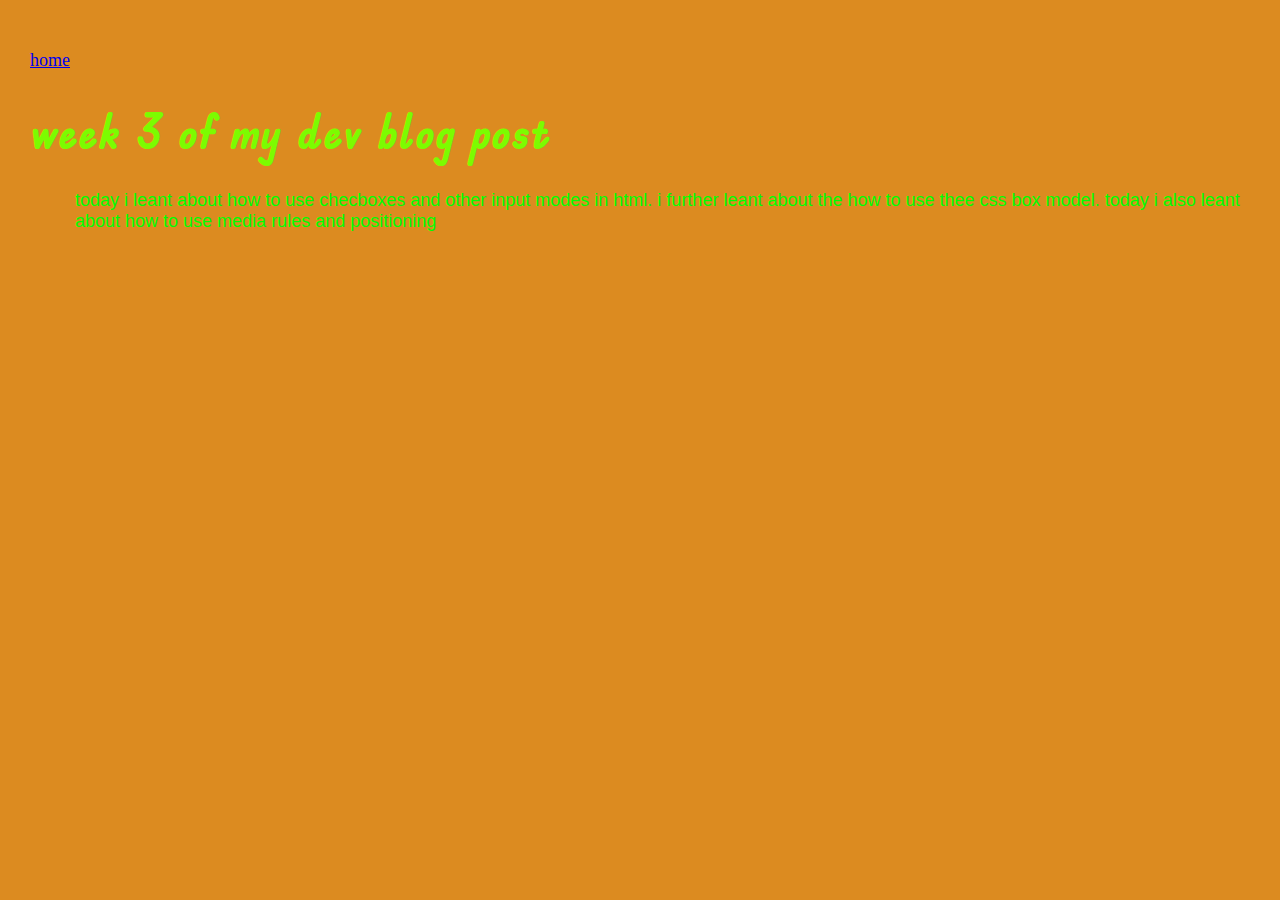
<file: week 3 blog post.html>
<!DOCTYPE html>
<html lang="en">
	<head>
		<meta charset="UTF-8" />
		<meta name="viewport" content="width=device-width, initial-scale=1.0" />
		<link rel="stylesheet" href="normalise.css">
		<link rel="stylesheet" href="style.css" />
		<title>dev blog week 3</title>
	</head>
	<body>
		<header>
			<a href="index.html">home</a>
			<h1>week 3 of my dev blog post</h1>
		</header>
		<section>
			<p>
				today i leant about how to use checboxes and other input modes in html.
				i further leant about the how to use thee css box model. today i also
				leant about how to use media rules and positioning
			</p>
		</section>
	</body>
</html>
</file>
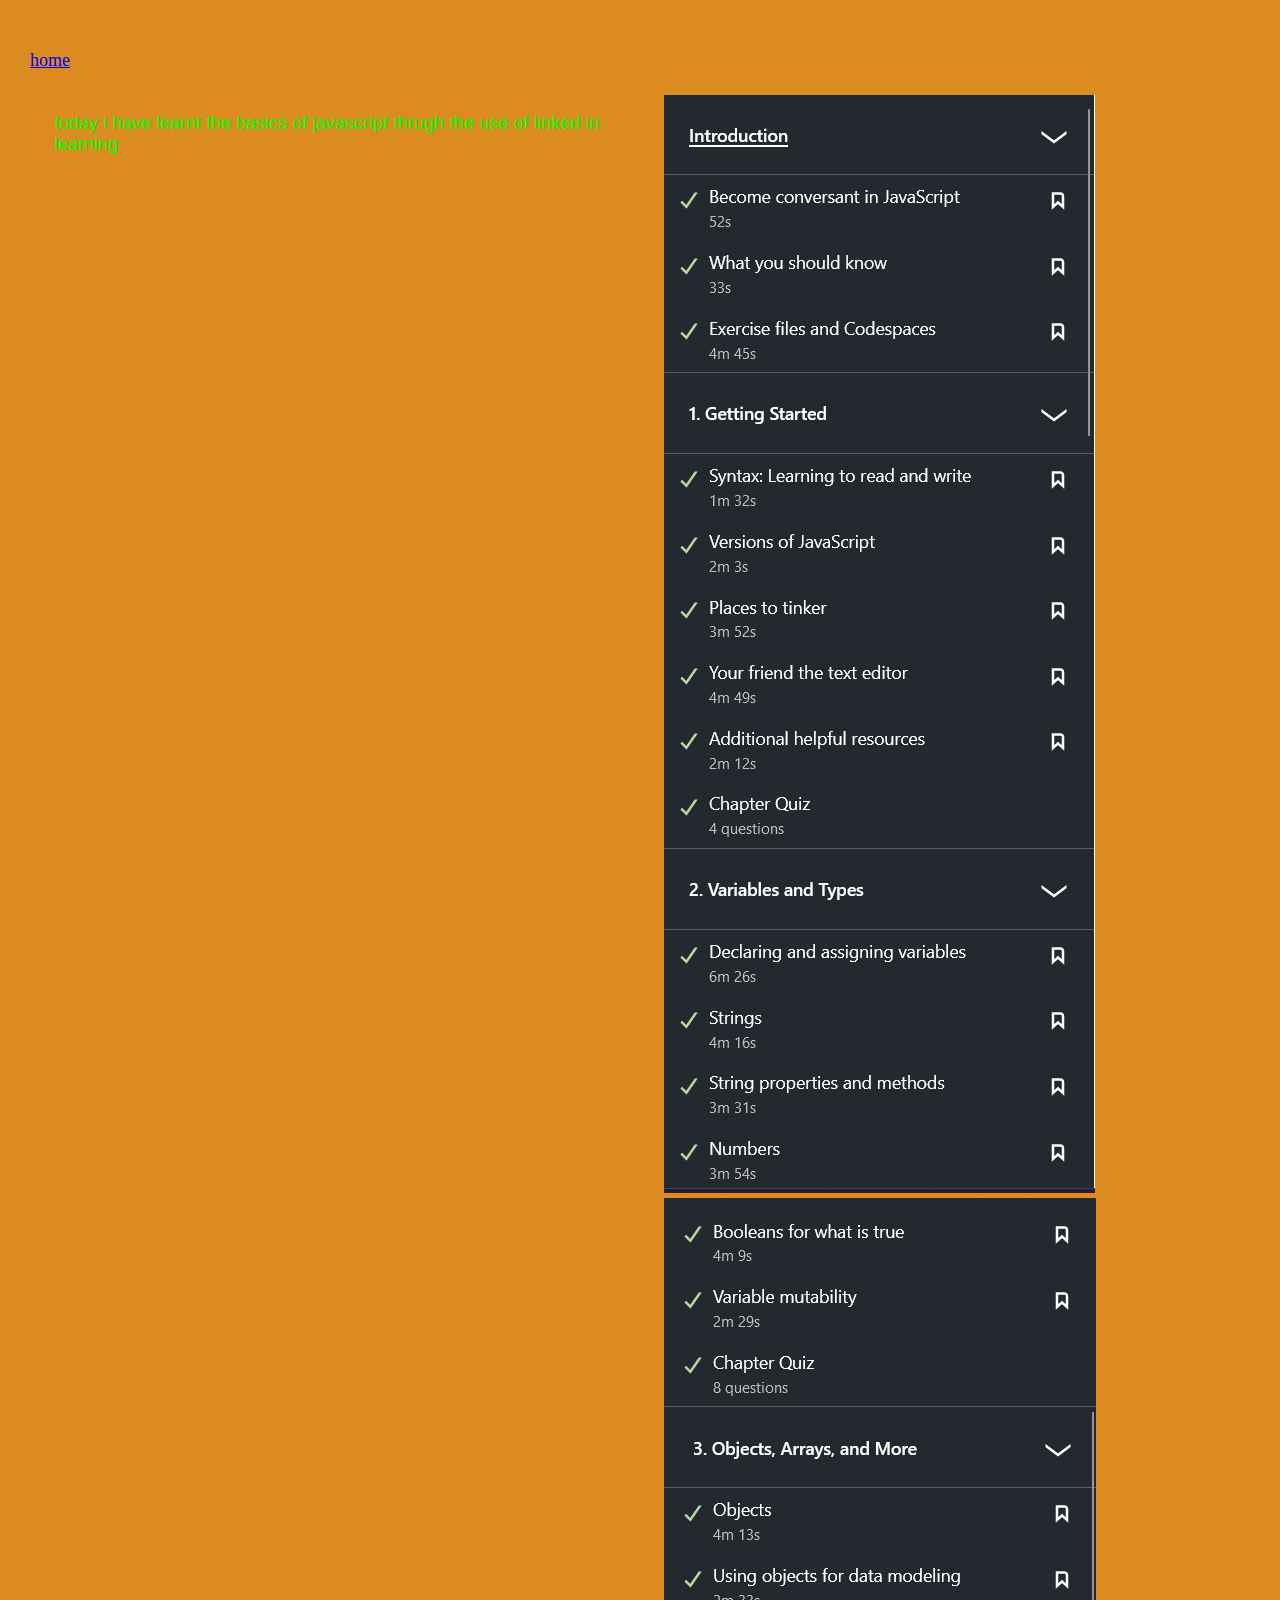
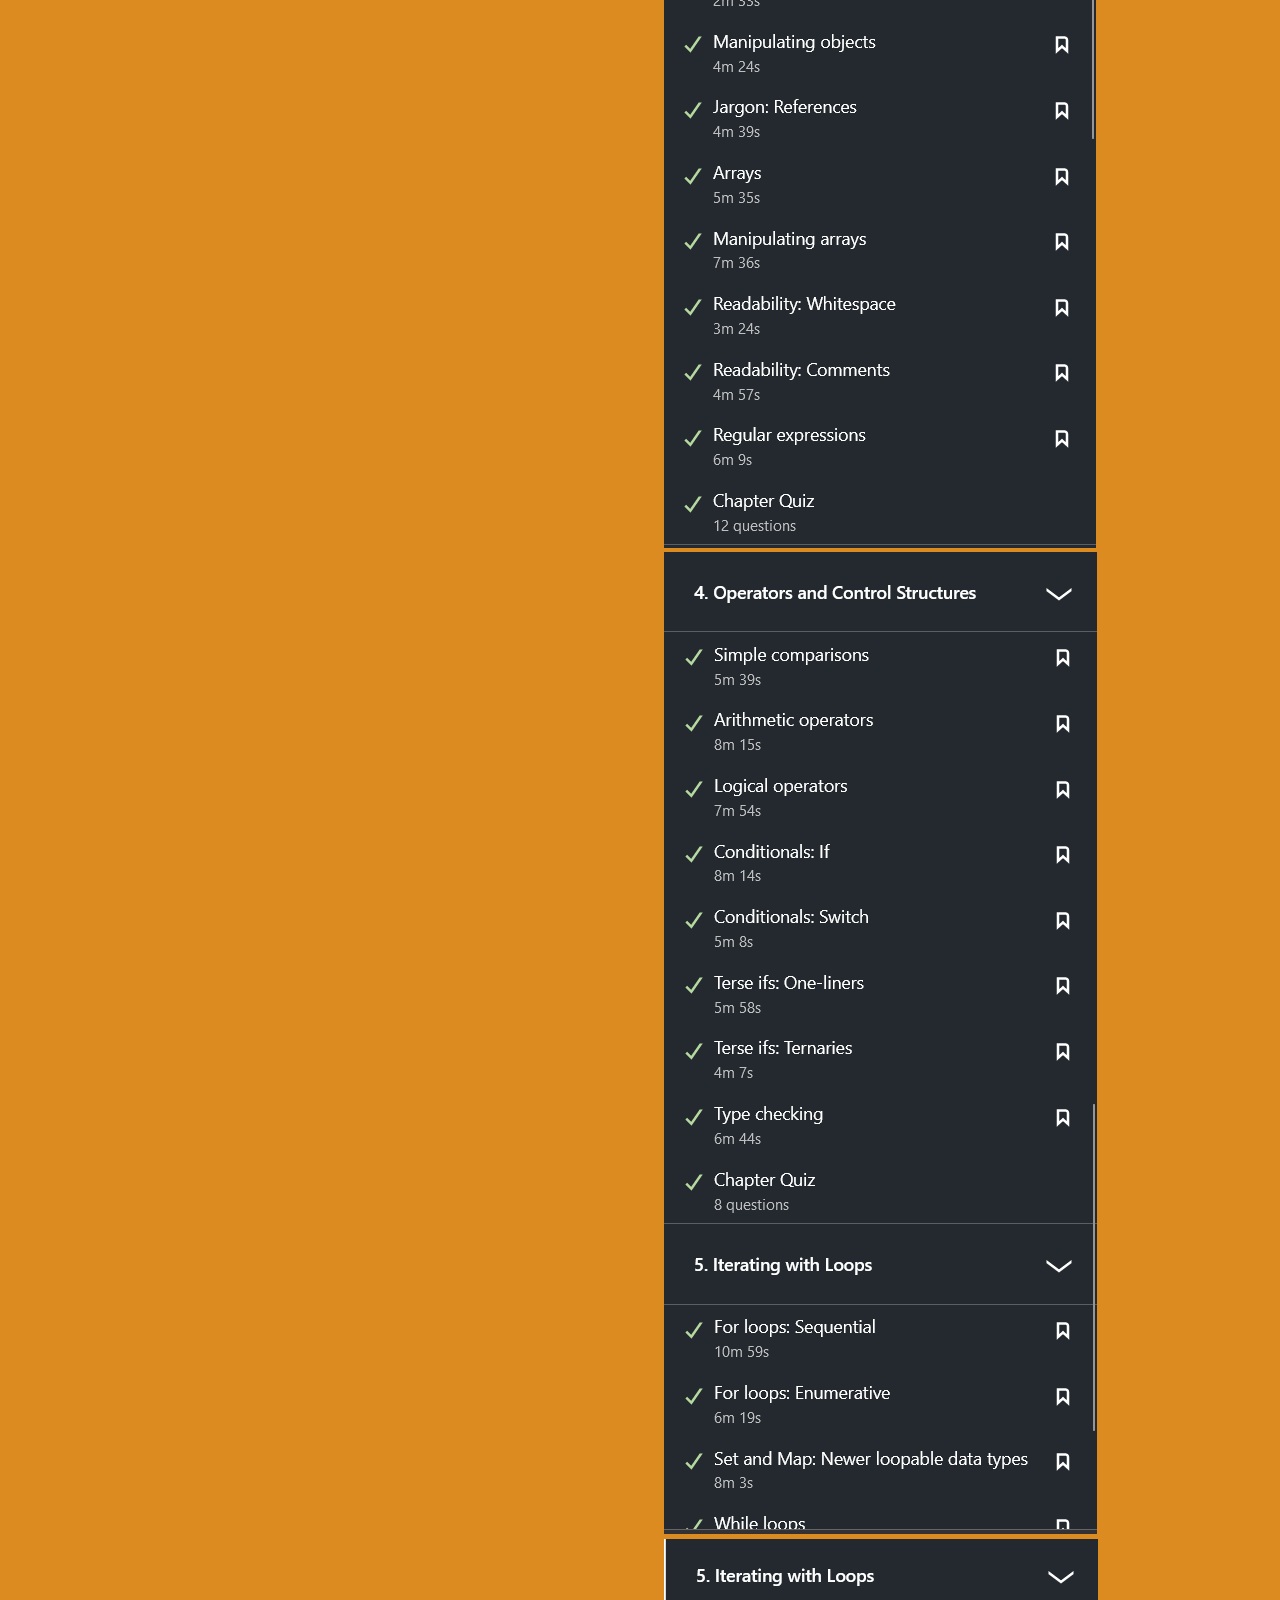
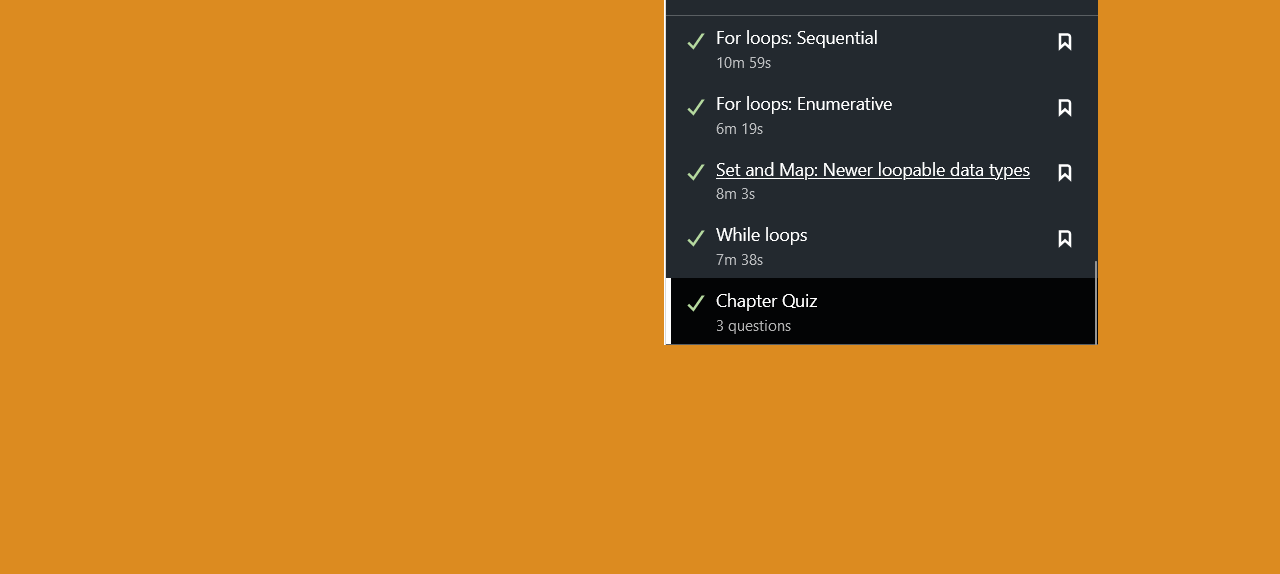
<file: week 5 blog post.html>
<!DOCTYPE html>
<html lang="en">
<head>
    <meta charset="UTF-8">
    <meta name="viewport" content="width=device-width, initial-scale=1.0">
    <link rel="stylesheet" href="normalise.css" />
    <link rel="stylesheet" href="style.css" />
    <link rel="stylesheet" href="flex.css">
    <title>week 5</title>
</head>
<body>
    <nav>
        <a href="index.html">home</a>
    </nav>
    <div class="container">
        <p class="split">today i have learnt the basics of javascript thrugh the use of linked in learning</p>
        <div class="split">
            <img class="pic" src="js linkedin 1.png" alt="completion pt 1">
            <img class="pic" src="js linkedin 2.png" alt="completion pt 2">
            <img class="pic" src="js linkedin 3.png" alt="completion pt 3">
            <img class="pic" src="js linkedin 4.png" alt="completion pt 4">
        </div>
        
    </div>
</body>
</html>
</file>
<file: style.css>
@import url('https://fonts.googleapis.com/css2?family=Edu+TAS+Beginner&display=swap');
body {
	background-color: rgb(220 139 32);
	color: aliceblue;
	font-size: 18px;
	padding: 50px 30px 200px;
}

h1 {
	font-family: 'Edu TAS Beginner', cursive;
	color: lawngreen;
	font-size: 48px;
}
h2 {
	font-family: 'Edu TAS Beginner', cursive;
	color: lawngreen;
	font-size: 38px;
}
h3 {
	font-family: 'Edu TAS Beginner', cursive;
	color: lime;
	font-size: 24px;
}
p {
	font-family: Arial, Helvetica, sans-serif;
	color: lime;
	font-size: 18px;
	padding-left: 45px;
}
li {
	font-family: Arial, Helvetica, sans-serif;
	color: lime;
	font-size: 18px;
}
</file>
<file: flex.css>
.container {
	display:flex;
    max-width: 100%;
    flex-wrap: wrap;
}
.split{
    flex-grow:1;
    padding: 2%;
    flex-basis: 42%;

}
@media (max-width:980px) {
    .split{
        flex-basis:94%;
    }
    
}
</file>
<file: normalise.css>
/*! normalize.css v8.0.1 | MIT License | github.com/necolas/normalize.css */

/* Document
   ========================================================================== */

/**
 * 1. Correct the line height in all browsers.
 * 2. Prevent adjustments of font size after orientation changes in iOS.
 */

 html {
    line-height: 1.15; /* 1 */
    -webkit-text-size-adjust: 100%; /* 2 */
  }
  
  /* Sections
     ========================================================================== */
  
  /**
   * Remove the margin in all browsers.
   */
  
  body {
    margin: 0;
  }
  
  /**
   * Render the `main` element consistently in IE.
   */
  
  main {
    display: block;
  }
  
  /**
   * Correct the font size and margin on `h1` elements within `section` and
   * `article` contexts in Chrome, Firefox, and Safari.
   */
  
  h1 {
    font-size: 2em;
    margin: 0.67em 0;
  }
  
  /* Grouping content
     ========================================================================== */
  
  /**
   * 1. Add the correct box sizing in Firefox.
   * 2. Show the overflow in Edge and IE.
   */
  
  hr {
    box-sizing: content-box; /* 1 */
    height: 0; /* 1 */
    overflow: visible; /* 2 */
  }
  
  /**
   * 1. Correct the inheritance and scaling of font size in all browsers.
   * 2. Correct the odd `em` font sizing in all browsers.
   */
  
  pre {
    font-family: monospace, monospace; /* 1 */
    font-size: 1em; /* 2 */
  }
  
  /* Text-level semantics
     ========================================================================== */
  
  /**
   * Remove the gray background on active links in IE 10.
   */
  
  a {
    background-color: transparent;
  }
  
  /**
   * 1. Remove the bottom border in Chrome 57-
   * 2. Add the correct text decoration in Chrome, Edge, IE, Opera, and Safari.
   */
  
  abbr[title] {
    border-bottom: none; /* 1 */
    text-decoration: underline; /* 2 */
    text-decoration: underline dotted; /* 2 */
  }
  
  /**
   * Add the correct font weight in Chrome, Edge, and Safari.
   */
  
  b,
  strong {
    font-weight: bolder;
  }
  
  /**
   * 1. Correct the inheritance and scaling of font size in all browsers.
   * 2. Correct the odd `em` font sizing in all browsers.
   */
  
  code,
  kbd,
  samp {
    font-family: monospace, monospace; /* 1 */
    font-size: 1em; /* 2 */
  }
  
  /**
   * Add the correct font size in all browsers.
   */
  
  small {
    font-size: 80%;
  }
  
  /**
   * Prevent `sub` and `sup` elements from affecting the line height in
   * all browsers.
   */
  
  sub,
  sup {
    font-size: 75%;
    line-height: 0;
    position: relative;
    vertical-align: baseline;
  }
  
  sub {
    bottom: -0.25em;
  }
  
  sup {
    top: -0.5em;
  }
  
  /* Embedded content
     ========================================================================== */
  
  /**
   * Remove the border on images inside links in IE 10.
   */
  
  img {
    border-style: none;
  }
  
  /* Forms
     ========================================================================== */
  
  /**
   * 1. Change the font styles in all browsers.
   * 2. Remove the margin in Firefox and Safari.
   */
  
  button,
  input,
  optgroup,
  select,
  textarea {
    font-family: inherit; /* 1 */
    font-size: 100%; /* 1 */
    line-height: 1.15; /* 1 */
    margin: 0; /* 2 */
  }
  
  /**
   * Show the overflow in IE.
   * 1. Show the overflow in Edge.
   */
  
  button,
  input { /* 1 */
    overflow: visible;
  }
  
  /**
   * Remove the inheritance of text transform in Edge, Firefox, and IE.
   * 1. Remove the inheritance of text transform in Firefox.
   */
  
  button,
  select { /* 1 */
    text-transform: none;
  }
  
  /**
   * Correct the inability to style clickable types in iOS and Safari.
   */
  
  button,
  [type="button"],
  [type="reset"],
  [type="submit"] {
    -webkit-appearance: button;
  }
  
  /**
   * Remove the inner border and padding in Firefox.
   */
  
  button::-moz-focus-inner,
  [type="button"]::-moz-focus-inner,
  [type="reset"]::-moz-focus-inner,
  [type="submit"]::-moz-focus-inner {
    border-style: none;
    padding: 0;
  }
  
  /**
   * Restore the focus styles unset by the previous rule.
   */
  
  button:-moz-focusring,
  [type="button"]:-moz-focusring,
  [type="reset"]:-moz-focusring,
  [type="submit"]:-moz-focusring {
    outline: 1px dotted ButtonText;
  }
  
  /**
   * Correct the padding in Firefox.
   */
  
  fieldset {
    padding: 0.35em 0.75em 0.625em;
  }
  
  /**
   * 1. Correct the text wrapping in Edge and IE.
   * 2. Correct the color inheritance from `fieldset` elements in IE.
   * 3. Remove the padding so developers are not caught out when they zero out
   *    `fieldset` elements in all browsers.
   */
  
  legend {
    box-sizing: border-box; /* 1 */
    color: inherit; /* 2 */
    display: table; /* 1 */
    max-width: 100%; /* 1 */
    padding: 0; /* 3 */
    white-space: normal; /* 1 */
  }
  
  /**
   * Add the correct vertical alignment in Chrome, Firefox, and Opera.
   */
  
  progress {
    vertical-align: baseline;
  }
  
  /**
   * Remove the default vertical scrollbar in IE 10+.
   */
  
  textarea {
    overflow: auto;
  }
  
  /**
   * 1. Add the correct box sizing in IE 10.
   * 2. Remove the padding in IE 10.
   */
  
  [type="checkbox"],
  [type="radio"] {
    box-sizing: border-box; /* 1 */
    padding: 0; /* 2 */
  }
  
  /**
   * Correct the cursor style of increment and decrement buttons in Chrome.
   */
  
  [type="number"]::-webkit-inner-spin-button,
  [type="number"]::-webkit-outer-spin-button {
    height: auto;
  }
  
  /**
   * 1. Correct the odd appearance in Chrome and Safari.
   * 2. Correct the outline style in Safari.
   */
  
  [type="search"] {
    -webkit-appearance: textfield; /* 1 */
    outline-offset: -2px; /* 2 */
  }
  
  /**
   * Remove the inner padding in Chrome and Safari on macOS.
   */
  
  [type="search"]::-webkit-search-decoration {
    -webkit-appearance: none;
  }
  
  /**
   * 1. Correct the inability to style clickable types in iOS and Safari.
   * 2. Change font properties to `inherit` in Safari.
   */
  
  ::-webkit-file-upload-button {
    -webkit-appearance: button; /* 1 */
    font: inherit; /* 2 */
  }
  
  /* Interactive
     ========================================================================== */
  
  /*
   * Add the correct display in Edge, IE 10+, and Firefox.
   */
  
  details {
    display: block;
  }
  
  /*
   * Add the correct display in all browsers.
   */
  
  summary {
    display: list-item;
  }
  
  /* Misc
     ========================================================================== */
  
  /**
   * Add the correct display in IE 10+.
   */
  
  template {
    display: none;
  }
  
  /**
   * Add the correct display in IE 10.
   */
  
  [hidden] {
    display: none;
  }
</file>
